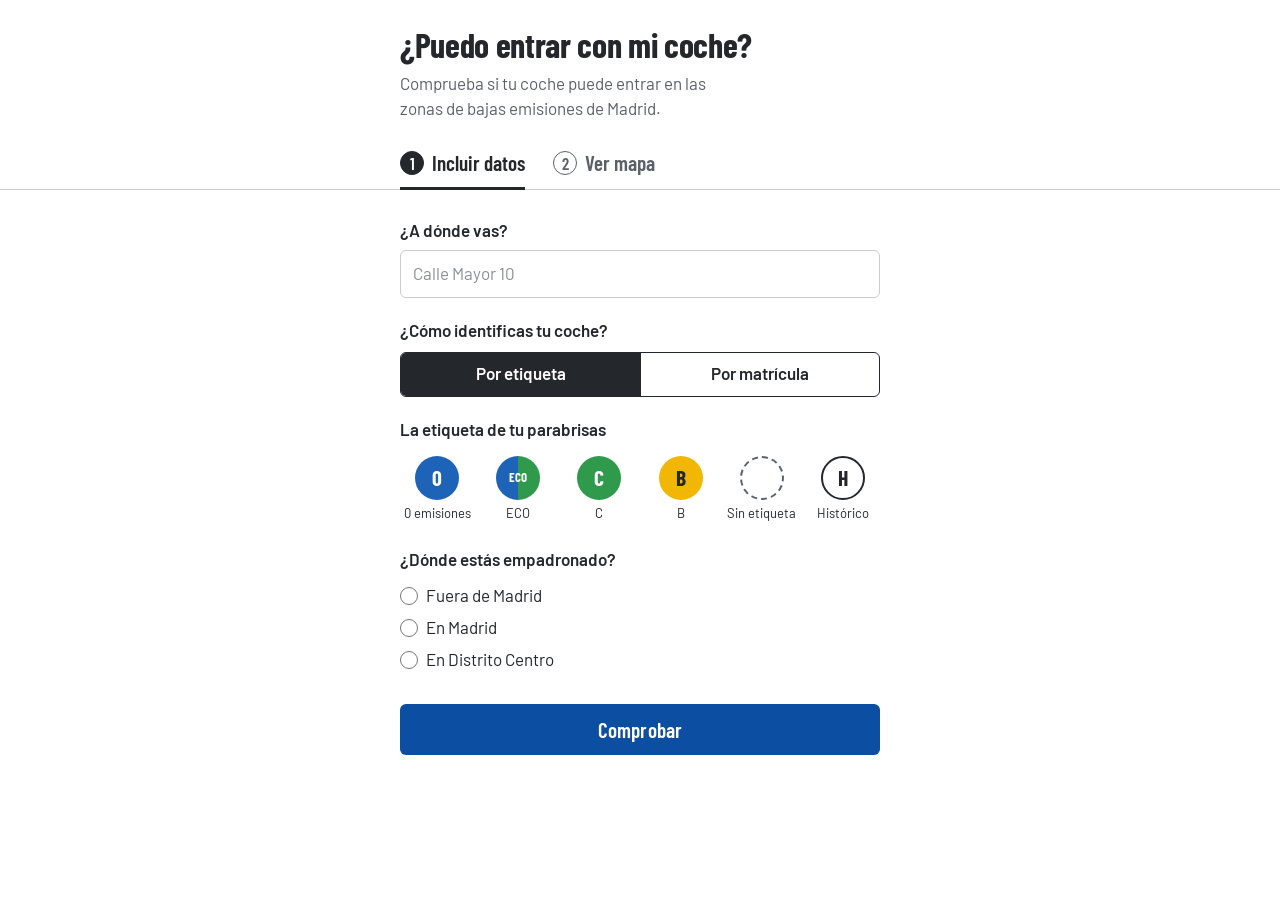
<file: app/static/index.html>
<!doctype html>
<html lang="es">
<head>
  <meta charset="utf-8">
  <meta name="viewport" content="width=device-width, initial-scale=1">
  <meta name="color-scheme" content="light dark">
  <title>¿Puedo entrar con mi coche? · ZBE Madrid</title>
  <link rel="stylesheet" href="vendor/leaflet/leaflet.css">
  <link rel="stylesheet" href="style.css">
</head>
<body>
  <header class="cabecera">
   <div class="contenedor">
    <h1>¿Puedo entrar con mi coche?</h1>
    <p class="entradilla">Comprueba si tu coche puede entrar en las zonas de bajas emisiones de Madrid.</p>
    <!-- Dos pasos: primero los datos, después (si quieres) el mapa. -->
    <div class="pestanas" role="tablist" aria-label="Secciones">
      <button type="button" role="tab" id="pestana-datos" aria-controls="seccion-datos" aria-selected="true"><span class="numero">1</span>Incluir datos</button>
      <button type="button" role="tab" id="pestana-mapa" aria-controls="seccion-mapa" aria-selected="false" tabindex="-1"><span class="numero">2</span>Ver mapa</button>
    </div>
   </div>
  </header>

  <main>
    <section id="seccion-datos" role="tabpanel" aria-labelledby="pestana-datos">
      <div class="columna">
        <form id="formulario">
          <label for="direccion">¿A dónde vas?</label>
          <!-- Autocompletar (patrón ARIA combobox): las sugerencias son direcciones de Madrid de CartoCiudad. -->
          <div class="autocompletar">
            <input id="direccion" name="direccion" required maxlength="200" placeholder="Calle Mayor 10" autocomplete="off"
                   role="combobox" aria-autocomplete="list" aria-expanded="false" aria-controls="sugerencias">
            <ul id="sugerencias" role="listbox" aria-label="Direcciones sugeridas" hidden></ul>
          </div>

          <fieldset>
            <legend>¿Cómo identificas tu coche?</legend>
            <div class="segmentado">
              <label><input type="radio" name="modo" value="etiqueta" checked> Por etiqueta</label>
              <label><input type="radio" name="modo" value="matricula"> Por matrícula</label>
            </div>
          </fieldset>

          <!-- Solo un campo activo cada vez: el oculto queda deshabilitado y no se envía. -->
          <div id="por-etiqueta">
            <fieldset id="etiqueta" class="pegatinas">
              <legend>La etiqueta de tu parabrisas</legend>
              <label><input type="radio" name="etiqueta" value="CERO" required><span class="pegatina p-CERO" aria-hidden="true">0</span>0 emisiones</label>
              <label><input type="radio" name="etiqueta" value="ECO"><span class="pegatina p-ECO" aria-hidden="true">ECO</span>ECO</label>
              <label><input type="radio" name="etiqueta" value="C"><span class="pegatina p-C" aria-hidden="true">C</span>C</label>
              <label><input type="radio" name="etiqueta" value="B"><span class="pegatina p-B" aria-hidden="true">B</span>B</label>
              <label><input type="radio" name="etiqueta" value="A"><span class="pegatina p-A" aria-hidden="true"></span>Sin etiqueta</label>
              <label><input type="radio" name="etiqueta" value="H"><span class="pegatina p-H" aria-hidden="true">H</span>Histórico</label>
            </fieldset>
          </div>
          <div id="por-matricula" hidden>
            <label for="matricula">Matrícula</label>
            <input id="matricula" name="matricula" maxlength="20" placeholder="1234 BCD" autocapitalize="characters" autocomplete="off" required disabled aria-describedby="ayuda-matricula">
            <p id="ayuda-matricula" class="ayuda">Buscamos su etiqueta en el registro de la DGT.</p>
          </div>

          <fieldset class="padron">
            <legend>¿Dónde estás empadronado?</legend>
            <label><input type="radio" name="padron" value="fuera" required> Fuera de Madrid</label>
            <label><input type="radio" name="padron" value="madrid"> En Madrid</label>
            <label><input type="radio" name="padron" value="centro"> En Distrito Centro</label>
          </fieldset>

          <button type="submit" class="principal">Comprobar</button>
        </form>

        <div id="resultado" role="status" aria-live="polite"></div>
      </div>
    </section>

    <section id="seccion-mapa" role="tabpanel" aria-labelledby="pestana-mapa" hidden>
      <div class="barra-mapa">
        <div class="filtro-mapa" role="group" aria-label="Etiqueta para el mapa">
          <button type="button" data-etiqueta="CERO" aria-pressed="false" aria-label="0 emisiones"><span class="pegatina p-CERO" aria-hidden="true">0</span></button>
          <button type="button" data-etiqueta="ECO" aria-pressed="false" aria-label="ECO"><span class="pegatina p-ECO" aria-hidden="true">ECO</span></button>
          <button type="button" data-etiqueta="C" aria-pressed="false" aria-label="C"><span class="pegatina p-C" aria-hidden="true">C</span></button>
          <button type="button" data-etiqueta="B" aria-pressed="false" aria-label="B"><span class="pegatina p-B" aria-hidden="true">B</span></button>
          <button type="button" data-etiqueta="A" aria-pressed="false" aria-label="Sin etiqueta"><span class="pegatina p-A" aria-hidden="true"></span></button>
          <button type="button" data-etiqueta="H" aria-pressed="false" aria-label="Histórico"><span class="pegatina p-H" aria-hidden="true">H</span></button>
        </div>
        <p id="pista-mapa" class="pista">Elige la etiqueta de tu coche para ver por dónde puedes circular.</p>
      </div>
      <div id="mapa"></div>
      <ul class="leyenda">
        <li><span class="muestra puede"></span>Puedes circular</li>
        <li><span class="muestra solo_parking"></span>Solo para aparcar</li>
        <li><span class="muestra no_puede"></span>No puedes</li>
        <li><span class="muestra parking"></span>Aparcamiento</li>
        <li><span class="muestra camara"></span>Cámara</li>
      </ul>
    </section>
  </main>

  <!-- Señal de tráfico del veredicto: los colores los pone la clase (puede / solo_parking / no_puede). -->
  <template id="plantilla-senal">
    <svg class="senal" viewBox="0 0 100 100" aria-hidden="true">
      <circle class="disco" cx="50" cy="50" r="44"/>
      <g class="coche">
        <path d="M22 59V51q0-4 4-5l7-1 7-8q1.5-1.6 3.6-1.6h14q2.4 0 3.8 1.7l6.6 7.9 6.6 1.1q3.4.7 3.4 4.4v8.5z"/>
        <path class="ventana" d="M43.4 39.5h6.6v6.3H37.6zM53 39.5h6.4l5.3 6.3H53z"/>
        <circle cx="34" cy="60" r="6.2"/><circle cx="66" cy="60" r="6.2"/>
      </g>
    </svg>
  </template>

  <script src="vendor/leaflet/leaflet.js"></script>
  <script src="app.js"></script>
</body>
</html>
</file>
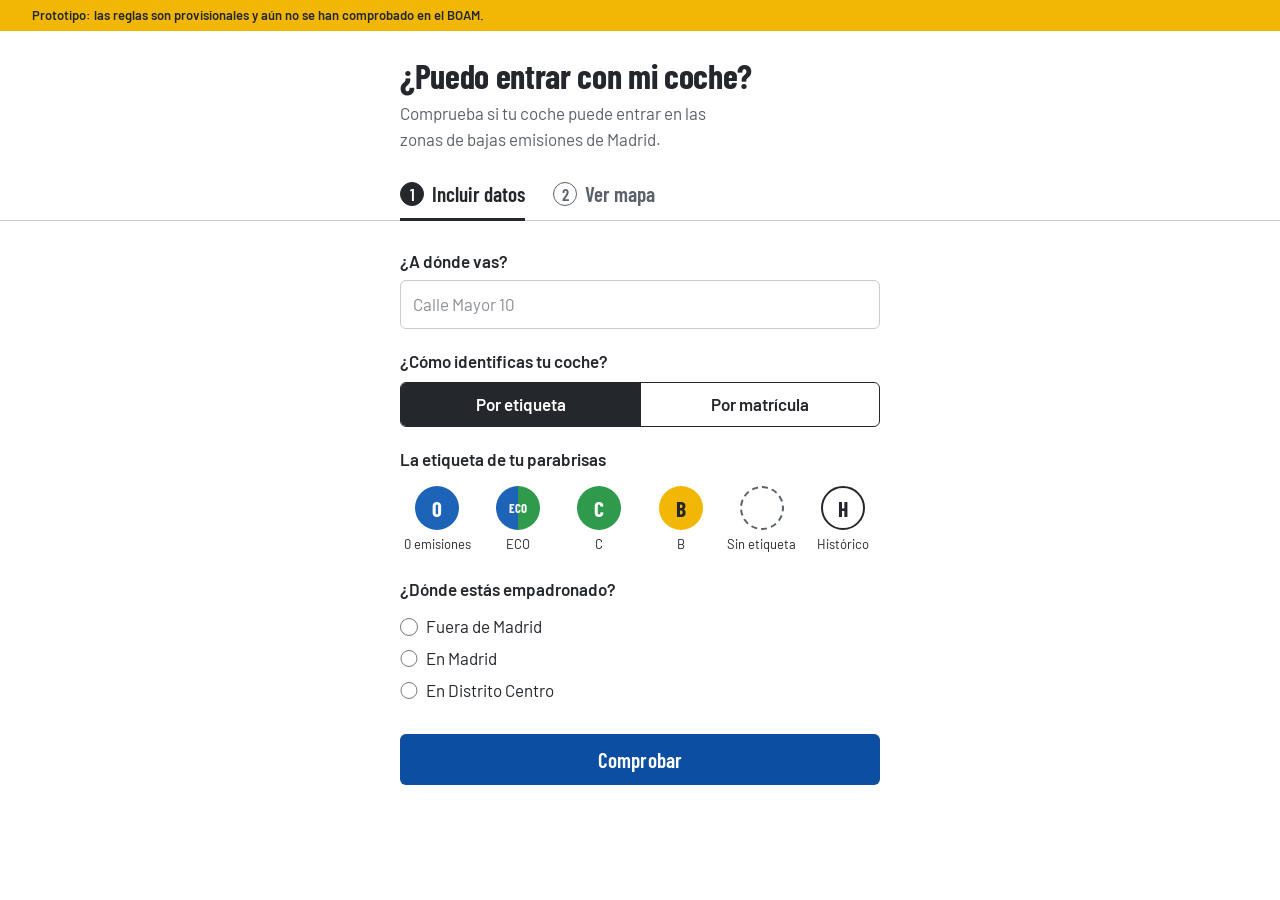
<file: demo/static/index.html>
<!doctype html>
<html lang="es">
<head>
  <meta charset="utf-8">
  <meta name="viewport" content="width=device-width, initial-scale=1">
  <meta name="color-scheme" content="light dark">
  <title>¿Puedo entrar con mi coche? · ZBE Madrid</title>
  <link rel="stylesheet" href="vendor/leaflet/leaflet.css">
  <link rel="stylesheet" href="style.css">
</head>
<body>
  <p class="aviso">Prototipo: las reglas son provisionales y aún no se han comprobado en el BOAM.</p>

  <header class="cabecera">
   <div class="contenedor">
    <h1>¿Puedo entrar con mi coche?</h1>
    <p class="entradilla">Comprueba si tu coche puede entrar en las zonas de bajas emisiones de Madrid.</p>
    <!-- Dos pasos: primero los datos, después (si quieres) el mapa. -->
    <div class="pestanas" role="tablist" aria-label="Secciones">
      <button type="button" role="tab" id="pestana-datos" aria-controls="seccion-datos" aria-selected="true"><span class="numero">1</span>Incluir datos</button>
      <button type="button" role="tab" id="pestana-mapa" aria-controls="seccion-mapa" aria-selected="false" tabindex="-1"><span class="numero">2</span>Ver mapa</button>
    </div>
   </div>
  </header>

  <main>
    <section id="seccion-datos" role="tabpanel" aria-labelledby="pestana-datos">
      <div class="columna">
        <form id="formulario">
          <label for="direccion">¿A dónde vas?</label>
          <!-- Autocompletar (patrón ARIA combobox): las sugerencias son direcciones de Madrid de CartoCiudad. -->
          <div class="autocompletar">
            <input id="direccion" name="direccion" required maxlength="200" placeholder="Calle Mayor 10" autocomplete="off"
                   role="combobox" aria-autocomplete="list" aria-expanded="false" aria-controls="sugerencias">
            <ul id="sugerencias" role="listbox" aria-label="Direcciones sugeridas" hidden></ul>
          </div>

          <fieldset>
            <legend>¿Cómo identificas tu coche?</legend>
            <div class="segmentado">
              <label><input type="radio" name="modo" value="etiqueta" checked> Por etiqueta</label>
              <label><input type="radio" name="modo" value="matricula"> Por matrícula</label>
            </div>
          </fieldset>

          <!-- Solo un campo activo cada vez: el oculto queda deshabilitado y no se envía. -->
          <div id="por-etiqueta">
            <fieldset id="etiqueta" class="pegatinas">
              <legend>La etiqueta de tu parabrisas</legend>
              <label><input type="radio" name="etiqueta" value="CERO" required><span class="pegatina p-CERO" aria-hidden="true">0</span>0 emisiones</label>
              <label><input type="radio" name="etiqueta" value="ECO"><span class="pegatina p-ECO" aria-hidden="true">ECO</span>ECO</label>
              <label><input type="radio" name="etiqueta" value="C"><span class="pegatina p-C" aria-hidden="true">C</span>C</label>
              <label><input type="radio" name="etiqueta" value="B"><span class="pegatina p-B" aria-hidden="true">B</span>B</label>
              <label><input type="radio" name="etiqueta" value="A"><span class="pegatina p-A" aria-hidden="true"></span>Sin etiqueta</label>
              <label><input type="radio" name="etiqueta" value="H"><span class="pegatina p-H" aria-hidden="true">H</span>Histórico</label>
            </fieldset>
          </div>
          <div id="por-matricula" hidden>
            <label for="matricula">Matrícula</label>
            <input id="matricula" name="matricula" maxlength="20" placeholder="1234 BCD" autocapitalize="characters" autocomplete="off" required disabled aria-describedby="ayuda-matricula">
            <p id="ayuda-matricula" class="ayuda">Buscamos su etiqueta en el registro de la DGT.</p>
          </div>

          <fieldset class="padron">
            <legend>¿Dónde estás empadronado?</legend>
            <label><input type="radio" name="padron" value="fuera" required> Fuera de Madrid</label>
            <label><input type="radio" name="padron" value="madrid"> En Madrid</label>
            <label><input type="radio" name="padron" value="centro"> En Distrito Centro</label>
          </fieldset>

          <button type="submit" class="principal">Comprobar</button>
        </form>

        <div id="resultado" role="status" aria-live="polite"></div>
      </div>
    </section>

    <section id="seccion-mapa" role="tabpanel" aria-labelledby="pestana-mapa" hidden>
      <div class="barra-mapa">
        <div class="filtro-mapa" role="group" aria-label="Etiqueta para el mapa">
          <button type="button" data-etiqueta="CERO" aria-pressed="false" aria-label="0 emisiones"><span class="pegatina p-CERO" aria-hidden="true">0</span></button>
          <button type="button" data-etiqueta="ECO" aria-pressed="false" aria-label="ECO"><span class="pegatina p-ECO" aria-hidden="true">ECO</span></button>
          <button type="button" data-etiqueta="C" aria-pressed="false" aria-label="C"><span class="pegatina p-C" aria-hidden="true">C</span></button>
          <button type="button" data-etiqueta="B" aria-pressed="false" aria-label="B"><span class="pegatina p-B" aria-hidden="true">B</span></button>
          <button type="button" data-etiqueta="A" aria-pressed="false" aria-label="Sin etiqueta"><span class="pegatina p-A" aria-hidden="true"></span></button>
          <button type="button" data-etiqueta="H" aria-pressed="false" aria-label="Histórico"><span class="pegatina p-H" aria-hidden="true">H</span></button>
        </div>
        <p id="pista-mapa" class="pista">Elige la etiqueta de tu coche para ver por dónde puedes circular.</p>
      </div>
      <div id="mapa"></div>
      <ul class="leyenda">
        <li><span class="muestra puede"></span>Puedes circular</li>
        <li><span class="muestra solo_parking"></span>Solo para aparcar</li>
        <li><span class="muestra no_puede"></span>No puedes</li>
        <li><span class="muestra camara"></span>Cámara</li>
      </ul>
    </section>
  </main>

  <!-- Señal de tráfico del veredicto: los colores los pone la clase (puede / solo_parking / no_puede). -->
  <template id="plantilla-senal">
    <svg class="senal" viewBox="0 0 100 100" aria-hidden="true">
      <circle class="disco" cx="50" cy="50" r="44"/>
      <g class="coche">
        <path d="M22 59V51q0-4 4-5l7-1 7-8q1.5-1.6 3.6-1.6h14q2.4 0 3.8 1.7l6.6 7.9 6.6 1.1q3.4.7 3.4 4.4v8.5z"/>
        <path class="ventana" d="M43.4 39.5h6.6v6.3H37.6zM53 39.5h6.4l5.3 6.3H53z"/>
        <circle cx="34" cy="60" r="6.2"/><circle cx="66" cy="60" r="6.2"/>
      </g>
    </svg>
  </template>

  <script src="vendor/leaflet/leaflet.js"></script>
  <script src="app.js"></script>
</body>
</html>
</file>
<file: app/static/vendor/leaflet/leaflet.css>
/* required styles */

.leaflet-pane,
.leaflet-tile,
.leaflet-marker-icon,
.leaflet-marker-shadow,
.leaflet-tile-container,
.leaflet-pane > svg,
.leaflet-pane > canvas,
.leaflet-zoom-box,
.leaflet-image-layer,
.leaflet-layer {
	position: absolute;
	left: 0;
	top: 0;
	}
.leaflet-container {
	overflow: hidden;
	}
.leaflet-tile,
.leaflet-marker-icon,
.leaflet-marker-shadow {
	-webkit-user-select: none;
	   -moz-user-select: none;
	        user-select: none;
	  -webkit-user-drag: none;
	}
/* Prevents IE11 from highlighting tiles in blue */
.leaflet-tile::selection {
	background: transparent;
}
/* Safari renders non-retina tile on retina better with this, but Chrome is worse */
.leaflet-safari .leaflet-tile {
	image-rendering: -webkit-optimize-contrast;
	}
/* hack that prevents hw layers "stretching" when loading new tiles */
.leaflet-safari .leaflet-tile-container {
	width: 1600px;
	height: 1600px;
	-webkit-transform-origin: 0 0;
	}
.leaflet-marker-icon,
.leaflet-marker-shadow {
	display: block;
	}
/* .leaflet-container svg: reset svg max-width decleration shipped in Joomla! (joomla.org) 3.x */
/* .leaflet-container img: map is broken in FF if you have max-width: 100% on tiles */
.leaflet-container .leaflet-overlay-pane svg {
	max-width: none !important;
	max-height: none !important;
	}
.leaflet-container .leaflet-marker-pane img,
.leaflet-container .leaflet-shadow-pane img,
.leaflet-container .leaflet-tile-pane img,
.leaflet-container img.leaflet-image-layer,
.leaflet-container .leaflet-tile {
	max-width: none !important;
	max-height: none !important;
	width: auto;
	padding: 0;
	}

.leaflet-container img.leaflet-tile {
	/* See: https://bugs.chromium.org/p/chromium/issues/detail?id=600120 */
	mix-blend-mode: plus-lighter;
}

.leaflet-container.leaflet-touch-zoom {
	-ms-touch-action: pan-x pan-y;
	touch-action: pan-x pan-y;
	}
.leaflet-container.leaflet-touch-drag {
	-ms-touch-action: pinch-zoom;
	/* Fallback for FF which doesn't support pinch-zoom */
	touch-action: none;
	touch-action: pinch-zoom;
}
.leaflet-container.leaflet-touch-drag.leaflet-touch-zoom {
	-ms-touch-action: none;
	touch-action: none;
}
.leaflet-container {
	-webkit-tap-highlight-color: transparent;
}
.leaflet-container a {
	-webkit-tap-highlight-color: rgba(51, 181, 229, 0.4);
}
.leaflet-tile {
	filter: inherit;
	visibility: hidden;
	}
.leaflet-tile-loaded {
	visibility: inherit;
	}
.leaflet-zoom-box {
	width: 0;
	height: 0;
	-moz-box-sizing: border-box;
	     box-sizing: border-box;
	z-index: 800;
	}
/* workaround for https://bugzilla.mozilla.org/show_bug.cgi?id=888319 */
.leaflet-overlay-pane svg {
	-moz-user-select: none;
	}

.leaflet-pane         { z-index: 400; }

.leaflet-tile-pane    { z-index: 200; }
.leaflet-overlay-pane { z-index: 400; }
.leaflet-shadow-pane  { z-index: 500; }
.leaflet-marker-pane  { z-index: 600; }
.leaflet-tooltip-pane   { z-index: 650; }
.leaflet-popup-pane   { z-index: 700; }

.leaflet-map-pane canvas { z-index: 100; }
.leaflet-map-pane svg    { z-index: 200; }

.leaflet-vml-shape {
	width: 1px;
	height: 1px;
	}
.lvml {
	behavior: url(#default#VML);
	display: inline-block;
	position: absolute;
	}


/* control positioning */

.leaflet-control {
	position: relative;
	z-index: 800;
	pointer-events: visiblePainted; /* IE 9-10 doesn't have auto */
	pointer-events: auto;
	}
.leaflet-top,
.leaflet-bottom {
	position: absolute;
	z-index: 1000;
	pointer-events: none;
	}
.leaflet-top {
	top: 0;
	}
.leaflet-right {
	right: 0;
	}
.leaflet-bottom {
	bottom: 0;
	}
.leaflet-left {
	left: 0;
	}
.leaflet-control {
	float: left;
	clear: both;
	}
.leaflet-right .leaflet-control {
	float: right;
	}
.leaflet-top .leaflet-control {
	margin-top: 10px;
	}
.leaflet-bottom .leaflet-control {
	margin-bottom: 10px;
	}
.leaflet-left .leaflet-control {
	margin-left: 10px;
	}
.leaflet-right .leaflet-control {
	margin-right: 10px;
	}


/* zoom and fade animations */

.leaflet-fade-anim .leaflet-popup {
	opacity: 0;
	-webkit-transition: opacity 0.2s linear;
	   -moz-transition: opacity 0.2s linear;
	        transition: opacity 0.2s linear;
	}
.leaflet-fade-anim .leaflet-map-pane .leaflet-popup {
	opacity: 1;
	}
.leaflet-zoom-animated {
	-webkit-transform-origin: 0 0;
	    -ms-transform-origin: 0 0;
	        transform-origin: 0 0;
	}
svg.leaflet-zoom-animated {
	will-change: transform;
}

.leaflet-zoom-anim .leaflet-zoom-animated {
	-webkit-transition: -webkit-transform 0.25s cubic-bezier(0,0,0.25,1);
	   -moz-transition:    -moz-transform 0.25s cubic-bezier(0,0,0.25,1);
	        transition:         transform 0.25s cubic-bezier(0,0,0.25,1);
	}
.leaflet-zoom-anim .leaflet-tile,
.leaflet-pan-anim .leaflet-tile {
	-webkit-transition: none;
	   -moz-transition: none;
	        transition: none;
	}

.leaflet-zoom-anim .leaflet-zoom-hide {
	visibility: hidden;
	}


/* cursors */

.leaflet-interactive {
	cursor: pointer;
	}
.leaflet-grab {
	cursor: -webkit-grab;
	cursor:    -moz-grab;
	cursor:         grab;
	}
.leaflet-crosshair,
.leaflet-crosshair .leaflet-interactive {
	cursor: crosshair;
	}
.leaflet-popup-pane,
.leaflet-control {
	cursor: auto;
	}
.leaflet-dragging .leaflet-grab,
.leaflet-dragging .leaflet-grab .leaflet-interactive,
.leaflet-dragging .leaflet-marker-draggable {
	cursor: move;
	cursor: -webkit-grabbing;
	cursor:    -moz-grabbing;
	cursor:         grabbing;
	}

/* marker & overlays interactivity */
.leaflet-marker-icon,
.leaflet-marker-shadow,
.leaflet-image-layer,
.leaflet-pane > svg path,
.leaflet-tile-container {
	pointer-events: none;
	}

.leaflet-marker-icon.leaflet-interactive,
.leaflet-image-layer.leaflet-interactive,
.leaflet-pane > svg path.leaflet-interactive,
svg.leaflet-image-layer.leaflet-interactive path {
	pointer-events: visiblePainted; /* IE 9-10 doesn't have auto */
	pointer-events: auto;
	}

/* visual tweaks */

.leaflet-container {
	background: #ddd;
	outline-offset: 1px;
	}
.leaflet-container a {
	color: #0078A8;
	}
.leaflet-zoom-box {
	border: 2px dotted #38f;
	background: rgba(255,255,255,0.5);
	}


/* general typography */
.leaflet-container {
	font-family: "Helvetica Neue", Arial, Helvetica, sans-serif;
	font-size: 12px;
	font-size: 0.75rem;
	line-height: 1.5;
	}


/* general toolbar styles */

.leaflet-bar {
	box-shadow: 0 1px 5px rgba(0,0,0,0.65);
	border-radius: 4px;
	}
.leaflet-bar a {
	background-color: #fff;
	border-bottom: 1px solid #ccc;
	width: 26px;
	height: 26px;
	line-height: 26px;
	display: block;
	text-align: center;
	text-decoration: none;
	color: black;
	}
.leaflet-bar a,
.leaflet-control-layers-toggle {
	background-position: 50% 50%;
	background-repeat: no-repeat;
	display: block;
	}
.leaflet-bar a:hover,
.leaflet-bar a:focus {
	background-color: #f4f4f4;
	}
.leaflet-bar a:first-child {
	border-top-left-radius: 4px;
	border-top-right-radius: 4px;
	}
.leaflet-bar a:last-child {
	border-bottom-left-radius: 4px;
	border-bottom-right-radius: 4px;
	border-bottom: none;
	}
.leaflet-bar a.leaflet-disabled {
	cursor: default;
	background-color: #f4f4f4;
	color: #bbb;
	}

.leaflet-touch .leaflet-bar a {
	width: 30px;
	height: 30px;
	line-height: 30px;
	}
.leaflet-touch .leaflet-bar a:first-child {
	border-top-left-radius: 2px;
	border-top-right-radius: 2px;
	}
.leaflet-touch .leaflet-bar a:last-child {
	border-bottom-left-radius: 2px;
	border-bottom-right-radius: 2px;
	}

/* zoom control */

.leaflet-control-zoom-in,
.leaflet-control-zoom-out {
	font: bold 18px 'Lucida Console', Monaco, monospace;
	text-indent: 1px;
	}

.leaflet-touch .leaflet-control-zoom-in, .leaflet-touch .leaflet-control-zoom-out  {
	font-size: 22px;
	}


/* layers control */

.leaflet-control-layers {
	box-shadow: 0 1px 5px rgba(0,0,0,0.4);
	background: #fff;
	border-radius: 5px;
	}
.leaflet-control-layers-toggle {
	background-image: url(images/layers.png);
	width: 36px;
	height: 36px;
	}
.leaflet-retina .leaflet-control-layers-toggle {
	background-image: url(images/layers-2x.png);
	background-size: 26px 26px;
	}
.leaflet-touch .leaflet-control-layers-toggle {
	width: 44px;
	height: 44px;
	}
.leaflet-control-layers .leaflet-control-layers-list,
.leaflet-control-layers-expanded .leaflet-control-layers-toggle {
	display: none;
	}
.leaflet-control-layers-expanded .leaflet-control-layers-list {
	display: block;
	position: relative;
	}
.leaflet-control-layers-expanded {
	padding: 6px 10px 6px 6px;
	color: #333;
	background: #fff;
	}
.leaflet-control-layers-scrollbar {
	overflow-y: scroll;
	overflow-x: hidden;
	padding-right: 5px;
	}
.leaflet-control-layers-selector {
	margin-top: 2px;
	position: relative;
	top: 1px;
	}
.leaflet-control-layers label {
	display: block;
	font-size: 13px;
	font-size: 1.08333em;
	}
.leaflet-control-layers-separator {
	height: 0;
	border-top: 1px solid #ddd;
	margin: 5px -10px 5px -6px;
	}

/* Default icon URLs */
.leaflet-default-icon-path { /* used only in path-guessing heuristic, see L.Icon.Default */
	background-image: url(images/marker-icon.png);
	}


/* attribution and scale controls */

.leaflet-container .leaflet-control-attribution {
	background: #fff;
	background: rgba(255, 255, 255, 0.8);
	margin: 0;
	}
.leaflet-control-attribution,
.leaflet-control-scale-line {
	padding: 0 5px;
	color: #333;
	line-height: 1.4;
	}
.leaflet-control-attribution a {
	text-decoration: none;
	}
.leaflet-control-attribution a:hover,
.leaflet-control-attribution a:focus {
	text-decoration: underline;
	}
.leaflet-attribution-flag {
	display: inline !important;
	vertical-align: baseline !important;
	width: 1em;
	height: 0.6669em;
	}
.leaflet-left .leaflet-control-scale {
	margin-left: 5px;
	}
.leaflet-bottom .leaflet-control-scale {
	margin-bottom: 5px;
	}
.leaflet-control-scale-line {
	border: 2px solid #777;
	border-top: none;
	line-height: 1.1;
	padding: 2px 5px 1px;
	white-space: nowrap;
	-moz-box-sizing: border-box;
	     box-sizing: border-box;
	background: rgba(255, 255, 255, 0.8);
	text-shadow: 1px 1px #fff;
	}
.leaflet-control-scale-line:not(:first-child) {
	border-top: 2px solid #777;
	border-bottom: none;
	margin-top: -2px;
	}
.leaflet-control-scale-line:not(:first-child):not(:last-child) {
	border-bottom: 2px solid #777;
	}

.leaflet-touch .leaflet-control-attribution,
.leaflet-touch .leaflet-control-layers,
.leaflet-touch .leaflet-bar {
	box-shadow: none;
	}
.leaflet-touch .leaflet-control-layers,
.leaflet-touch .leaflet-bar {
	border: 2px solid rgba(0,0,0,0.2);
	background-clip: padding-box;
	}


/* popup */

.leaflet-popup {
	position: absolute;
	text-align: center;
	margin-bottom: 20px;
	}
.leaflet-popup-content-wrapper {
	padding: 1px;
	text-align: left;
	border-radius: 12px;
	}
.leaflet-popup-content {
	margin: 13px 24px 13px 20px;
	line-height: 1.3;
	font-size: 13px;
	font-size: 1.08333em;
	min-height: 1px;
	}
.leaflet-popup-content p {
	margin: 17px 0;
	margin: 1.3em 0;
	}
.leaflet-popup-tip-container {
	width: 40px;
	height: 20px;
	position: absolute;
	left: 50%;
	margin-top: -1px;
	margin-left: -20px;
	overflow: hidden;
	pointer-events: none;
	}
.leaflet-popup-tip {
	width: 17px;
	height: 17px;
	padding: 1px;

	margin: -10px auto 0;
	pointer-events: auto;

	-webkit-transform: rotate(45deg);
	   -moz-transform: rotate(45deg);
	    -ms-transform: rotate(45deg);
	        transform: rotate(45deg);
	}
.leaflet-popup-content-wrapper,
.leaflet-popup-tip {
	background: white;
	color: #333;
	box-shadow: 0 3px 14px rgba(0,0,0,0.4);
	}
.leaflet-container a.leaflet-popup-close-button {
	position: absolute;
	top: 0;
	right: 0;
	border: none;
	text-align: center;
	width: 24px;
	height: 24px;
	font: 16px/24px Tahoma, Verdana, sans-serif;
	color: #757575;
	text-decoration: none;
	background: transparent;
	}
.leaflet-container a.leaflet-popup-close-button:hover,
.leaflet-container a.leaflet-popup-close-button:focus {
	color: #585858;
	}
.leaflet-popup-scrolled {
	overflow: auto;
	}

.leaflet-oldie .leaflet-popup-content-wrapper {
	-ms-zoom: 1;
	}
.leaflet-oldie .leaflet-popup-tip {
	width: 24px;
	margin: 0 auto;

	-ms-filter: "progid:DXImageTransform.Microsoft.Matrix(M11=0.70710678, M12=0.70710678, M21=-0.70710678, M22=0.70710678)";
	filter: progid:DXImageTransform.Microsoft.Matrix(M11=0.70710678, M12=0.70710678, M21=-0.70710678, M22=0.70710678);
	}

.leaflet-oldie .leaflet-control-zoom,
.leaflet-oldie .leaflet-control-layers,
.leaflet-oldie .leaflet-popup-content-wrapper,
.leaflet-oldie .leaflet-popup-tip {
	border: 1px solid #999;
	}


/* div icon */

.leaflet-div-icon {
	background: #fff;
	border: 1px solid #666;
	}


/* Tooltip */
/* Base styles for the element that has a tooltip */
.leaflet-tooltip {
	position: absolute;
	padding: 6px;
	background-color: #fff;
	border: 1px solid #fff;
	border-radius: 3px;
	color: #222;
	white-space: nowrap;
	-webkit-user-select: none;
	-moz-user-select: none;
	-ms-user-select: none;
	user-select: none;
	pointer-events: none;
	box-shadow: 0 1px 3px rgba(0,0,0,0.4);
	}
.leaflet-tooltip.leaflet-interactive {
	cursor: pointer;
	pointer-events: auto;
	}
.leaflet-tooltip-top:before,
.leaflet-tooltip-bottom:before,
.leaflet-tooltip-left:before,
.leaflet-tooltip-right:before {
	position: absolute;
	pointer-events: none;
	border: 6px solid transparent;
	background: transparent;
	content: "";
	}

/* Directions */

.leaflet-tooltip-bottom {
	margin-top: 6px;
}
.leaflet-tooltip-top {
	margin-top: -6px;
}
.leaflet-tooltip-bottom:before,
.leaflet-tooltip-top:before {
	left: 50%;
	margin-left: -6px;
	}
.leaflet-tooltip-top:before {
	bottom: 0;
	margin-bottom: -12px;
	border-top-color: #fff;
	}
.leaflet-tooltip-bottom:before {
	top: 0;
	margin-top: -12px;
	margin-left: -6px;
	border-bottom-color: #fff;
	}
.leaflet-tooltip-left {
	margin-left: -6px;
}
.leaflet-tooltip-right {
	margin-left: 6px;
}
.leaflet-tooltip-left:before,
.leaflet-tooltip-right:before {
	top: 50%;
	margin-top: -6px;
	}
.leaflet-tooltip-left:before {
	right: 0;
	margin-right: -12px;
	border-left-color: #fff;
	}
.leaflet-tooltip-right:before {
	left: 0;
	margin-left: -12px;
	border-right-color: #fff;
	}

/* Printing */

@media print {
	/* Prevent printers from removing background-images of controls. */
	.leaflet-control {
		-webkit-print-color-adjust: exact;
		print-color-adjust: exact;
		}
	}
</file>
<file: app/static/style.css>
/* Tipografía: Barlow (rotulación de carreteras) en dos anchos. Servida desde vendor/ (la CSP no admite CDN). */
@font-face { font-family: "Barlow"; font-weight: 400; font-display: swap; src: url("vendor/fonts/barlow-latin-400-normal.woff2") format("woff2"); }
@font-face { font-family: "Barlow"; font-weight: 600; font-display: swap; src: url("vendor/fonts/barlow-latin-600-normal.woff2") format("woff2"); }
@font-face { font-family: "Barlow Condensed"; font-weight: 600; font-display: swap; src: url("vendor/fonts/barlow-condensed-latin-600-normal.woff2") format("woff2"); }
@font-face { font-family: "Barlow Condensed"; font-weight: 700; font-display: swap; src: url("vendor/fonts/barlow-condensed-latin-700-normal.woff2") format("woff2"); }

/* Colores de la señalización: azul = permitido, rojo = prohibido, amarillo = condicional / provisional. */
:root {
  --hormigon: #e2e4e1;
  --panel: #ffffff;
  --asfalto: #24272b;
  --gris: #5b6168;
  --linea: #c9ccc8;
  --azul: #0b4ea2;
  --rojo: #c8102e;
  --amarillo: #f2b705;
  --amarillo-trazo: #c99400;  /* el amarillo puro no se ve como borde sobre el mapa */
  --verde-c: #2f9a4c;
  --azul-cero: #1d63b8;
  --azul-senal: #0b4ea2;      /* las señales reales no cambian de color con el tema */
  --sobre-azul: #ffffff;
  --camara: #6a2c91;          /* violeta: ninguna zona lo usa y destaca sobre el mapa */

  --t-s: .8125rem;   /* 13 */
  --t-b: 1.0625rem;  /* 17 */
  --t-m: 1.3125rem;  /* 21 */
  --t-l: 1.6875rem;  /* 27 */
  --t-xl: 2.125rem;  /* 34 */
  --margen: 2rem;
  --columna: 30rem;  /* cabecera y formulario comparten anchura, centrada */
}
@media (prefers-color-scheme: dark) {
  :root {
    --hormigon: #191b1e;
    --panel: #23262a;
    --asfalto: #e9ebed;
    --gris: #a7adb4;
    --linea: #3a3f45;
    --azul: #5b95e6;
    --sobre-azul: #0e1a2b;
  }
}

* { box-sizing: border-box; }
body {
  display: flex;
  flex-direction: column;
  height: 100dvh;
  margin: 0;
  font: 400 var(--t-b)/1.5 "Barlow", system-ui, sans-serif;
  color: var(--asfalto);
  background: var(--panel);
}

/* ---------- Cabecera y pestañas ---------- */
.cabecera { padding: 1.75rem var(--margen) 0; border-bottom: 1px solid var(--linea); }
.contenedor, .columna { max-width: var(--columna); margin-inline: auto; }
h1 {
  margin: 0;
  font: 700 var(--t-xl)/1.02 "Barlow Condensed", sans-serif;
  letter-spacing: -.01em;
}
.entradilla { margin: .5rem 0 1.25rem; color: var(--gris); max-width: 34ch; }

.pestanas { display: flex; gap: 1.75rem; }
.pestanas button {
  display: flex; align-items: center; gap: .5rem;
  margin-bottom: -1px;
  padding: .55rem 0 .7rem;
  font: 600 var(--t-m)/1.2 "Barlow Condensed", sans-serif;
  color: var(--gris);
  background: none;
  border: 0;
  border-bottom: 3px solid transparent;
  cursor: pointer;
}
.pestanas button[aria-selected="true"] { color: var(--asfalto); border-bottom-color: var(--asfalto); }
.numero {
  display: grid; place-items: center;
  width: 1.5rem; height: 1.5rem;
  font-size: var(--t-b);
  border: 1.5px solid currentColor;
  border-radius: 50%;
}
.pestanas button[aria-selected="true"] .numero { background: var(--asfalto); border-color: var(--asfalto); color: var(--panel); }

main { flex: 1; min-height: 0; display: flex; flex-direction: column; }

/* ---------- 1. Incluir datos ---------- */
#seccion-datos { flex: 1; overflow-y: auto; padding: 1.75rem var(--margen) 2.5rem; scrollbar-color: var(--linea) transparent; }

label, legend { display: block; font-weight: 600; }
form > label, form fieldset, #por-etiqueta, #por-matricula { margin-top: 1.25rem; }
form > label:first-child { margin-top: 0; }
#por-etiqueta > fieldset { margin-top: 0; }
legend { margin-bottom: .5rem; padding: 0; }
fieldset { border: 0; padding: 0; margin-inline: 0; min-width: 0; }

input:not([type]) {
  width: 100%;
  margin-top: .4rem;
  padding: .65rem .75rem;
  font: inherit;
  color: var(--asfalto);
  background: var(--panel);
  border: 1.5px solid var(--linea);
  border-radius: 6px;
}
input:not([type])::placeholder { color: var(--gris); opacity: .7; }
.ayuda { margin: .35rem 0 0; font-size: var(--t-s); color: var(--gris); }

:focus-visible { outline: 3px solid var(--azul); outline-offset: 2px; }

/* Sugerencias de dirección: lista flotante bajo el campo. */
.autocompletar { position: relative; }
#sugerencias {
  position: absolute; z-index: 10; left: 0; right: 0; top: 100%;
  margin: .3rem 0 0; padding: .3rem 0;
  list-style: none;
  background: var(--panel);
  border: 1.5px solid var(--asfalto);
  border-radius: 6px;
  box-shadow: 0 8px 20px rgba(36, 39, 43, .18);
}
#sugerencias li { padding: .5rem .75rem; cursor: pointer; }
#sugerencias li[aria-selected="true"], #sugerencias li:hover { background: var(--hormigon); }

/* Por etiqueta / Por matrícula */
.segmentado { display: grid; grid-template-columns: 1fr 1fr; border: 1.5px solid var(--asfalto); border-radius: 6px; overflow: hidden; }
.segmentado label { position: relative; padding: .55rem; text-align: center; cursor: pointer; }
.segmentado label + label { border-left: 1.5px solid var(--asfalto); }
.segmentado label:has(input:checked) { background: var(--asfalto); color: var(--panel); }
.segmentado label:has(input:focus-visible) { outline: 3px solid var(--azul); outline-offset: -3px; }
.segmentado input { position: absolute; opacity: 0; pointer-events: none; }

/* Pegatinas ambientales: se eligen por su aspecto, como se ven en el parabrisas. */
.pegatinas { display: grid; grid-template-columns: repeat(6, minmax(0, 1fr)); gap: .4rem; }
.pegatinas legend { grid-column: 1 / -1; }
.pegatinas label {
  position: relative;
  display: flex; flex-direction: column; align-items: center; gap: .4rem;
  padding: .35rem 0;
  font-size: var(--t-s); font-weight: 400; line-height: 1.15; text-align: center;
  border-radius: 8px;
  cursor: pointer;
}
.pegatinas input { position: absolute; opacity: 0; pointer-events: none; }
.pegatinas label:has(input:checked) { font-weight: 600; }
.pegatinas label:has(input:focus-visible) { outline: 3px solid var(--azul); outline-offset: 1px; }

.pegatina {
  flex: none;
  display: grid; place-items: center;
  width: 2.75rem; height: 2.75rem;
  border-radius: 50%;
  font: 700 1.35rem/1 "Barlow Condensed", sans-serif;
  color: #fff;
}
.p-CERO { background: var(--azul-cero); }
.p-ECO { background: linear-gradient(90deg, var(--azul-cero) 50%, var(--verde-c) 50%); font-size: .8rem; }
.p-C { background: var(--verde-c); }
.p-B { background: var(--amarillo); color: #24272b; }
.p-A { border: 2px dashed var(--gris); }
.p-H { background: #fff; color: #24272b; border: 2.5px solid #24272b; }
/* La pegatina elegida lleva un anillo, en el formulario y en el mapa. */
.pegatinas label:has(input:checked) .pegatina,
.filtro-mapa button[aria-pressed="true"] .pegatina { box-shadow: 0 0 0 3px var(--panel), 0 0 0 5.5px var(--asfalto); }

.padron label { display: flex; align-items: center; gap: .55rem; padding: .2rem 0; font-weight: 400; cursor: pointer; }
.padron input { width: 1.1rem; height: 1.1rem; margin: 0; accent-color: var(--azul); }

.principal, .ver-mapa, .ver-ruta {
  font: 600 var(--t-m)/1.2 "Barlow Condensed", sans-serif;
  letter-spacing: .01em;
  border-radius: 6px;
  cursor: pointer;
}
.principal {
  width: 100%;
  margin-top: 1.75rem;
  padding: .8rem;
  color: var(--sobre-azul);
  background: var(--azul);
  border: 0;
}
.principal:hover { filter: brightness(1.1); }

/* ---------- Resultado: la señal de tráfico ---------- */
#resultado:not(:empty) { margin-top: 2rem; padding-top: 1.75rem; border-top: 1px solid var(--linea); }

.veredicto {
  display: grid;
  grid-template-columns: 5.5rem 1fr;
  gap: .5rem 1.1rem;
  align-items: center;
}
.senal { width: 5.5rem; height: 5.5rem; }
.senal .disco { stroke-width: 9; }
.puede .disco { fill: var(--azul-senal); stroke: #fff; stroke-width: 3; }
.puede .coche { fill: #fff; }
.puede .ventana { fill: var(--azul-senal); }
.no_puede .disco, .solo_parking .disco { fill: #fff; stroke: var(--rojo); }
.no_puede .coche, .solo_parking .coche { fill: #24272b; }
.no_puede .ventana, .solo_parking .ventana { fill: #fff; }

.titular { margin: 0; font: 700 var(--t-l)/1.05 "Barlow Condensed", sans-serif; }
.destino { margin: .3rem 0 0; font-weight: 600; }

/* Placa complementaria, como bajo las señales reales. */
.placa {
  grid-column: 1 / -1;
  justify-self: start;
  margin: 0;
  padding: .25rem .7rem;
  font: 600 var(--t-b)/1.3 "Barlow Condensed", sans-serif;
  color: #24272b;
  background: #fff;
  border: 2px solid #24272b;
  border-radius: 4px;
}

.motivo { margin: 1.1rem 0 0; max-width: 60ch; }
.datos { display: grid; grid-template-columns: auto 1fr; gap: .2rem 1rem; margin: 1rem 0 0; font-size: var(--t-s); }
.datos dt { color: var(--gris); }
.datos dd { margin: 0; }
.nota { margin: 1rem 0 0; padding: .6rem .8rem; border-left: 4px solid var(--azul); background: var(--hormigon); }
.acciones { display: flex; flex-wrap: wrap; gap: .6rem; margin-top: 1.25rem; }
.ver-mapa {
  padding: .55rem 1.1rem;
  color: var(--asfalto);
  background: none;
  border: 1.5px solid var(--asfalto);
}
/* «Cómo llegar» al destino: la acción principal cuando se puede entrar. */
.ver-ruta {
  display: inline-flex; align-items: center;
  padding: .55rem 1.1rem;
  color: var(--sobre-azul);
  background: var(--azul);
  border: 1.5px solid var(--azul);
  text-decoration: none;
}

/* Alternativas: una lista ordenada por tiempo, con el coste a la derecha. */
.alternativas h2 { margin: 2rem 0 .5rem; font: 700 var(--t-m)/1.2 "Barlow Condensed", sans-serif; }
.alternativas .horas { display: flex; align-items: center; gap: .5rem; font-weight: 400; }
.alternativas .horas select { width: auto; padding: .35rem .5rem; }
.alternativas ol { margin: .75rem 0 0; padding: 0; list-style: none; }
.alternativa { display: grid; grid-template-columns: 1fr auto; gap: .25rem 1rem; padding: .85rem 0; border-top: 1px solid var(--linea); }
.alt-nombre { margin: 0; font-weight: 600; }
.alt-detalle { margin: .15rem 0 0; font-size: var(--t-s); color: var(--gris); }
.alt-precio { text-align: right; }
.alt-coste { margin: 0; font: 700 var(--t-m)/1.2 "Barlow Condensed", sans-serif; white-space: nowrap; }
.alt-ruta { display: inline-block; margin-top: .2rem; font-weight: 600; color: var(--azul); }
.insignia {
  display: inline-block; margin-left: .25rem; padding: .05rem .5rem;
  font-size: .75rem; font-weight: 600; vertical-align: middle;
  color: var(--sobre-azul); background: var(--azul); border-radius: 999px;
}
.paradas { margin: 1.25rem 0 0; }
.ver-mapa:hover { background: var(--hormigon); }
.mensaje { margin: 0; font-weight: 600; }
.mensaje.error { padding-left: .8rem; border-left: 4px solid var(--rojo); }
.mensaje.espera { color: var(--gris); font-weight: 400; }

@media (prefers-reduced-motion: no-preference) {
  .senal { animation: aparece .28s cubic-bezier(.2, .9, .3, 1.2) both; }
  @keyframes aparece { from { transform: scale(.82); opacity: 0; } }
}

/* ---------- 2. Ver mapa ---------- */
#seccion-mapa:not([hidden]) {
  flex: 1;
  min-height: 0;
  display: flex; flex-direction: column; gap: .6rem;
  padding: 1rem var(--margen) 1.25rem;
  background: var(--hormigon);
}
.barra-mapa { display: flex; flex-wrap: wrap; align-items: center; gap: .5rem 1.25rem; }
.filtro-mapa { display: flex; gap: .45rem; }
.filtro-mapa button { padding: 3px; background: none; border: 0; border-radius: 50%; cursor: pointer; }
.filtro-mapa .pegatina { width: 2.1rem; height: 2.1rem; font-size: 1.05rem; }
.filtro-mapa .p-ECO { font-size: .62rem; }
.pista { margin: 0; font-size: var(--t-s); color: var(--gris); }
#mapa { flex: 1; min-height: 360px; border: 1.5px solid var(--linea); border-radius: 6px; }
.leyenda { display: flex; flex-wrap: wrap; gap: .3rem 1.25rem; margin: 0; padding: 0; list-style: none; font-size: var(--t-s); }
.leyenda li { display: flex; align-items: center; gap: .4rem; }
.muestra { width: 1.4rem; height: .9rem; border: 2.5px solid; border-radius: 3px; }
.muestra.puede { border-color: var(--azul-senal); background: color-mix(in srgb, var(--azul-senal) 18%, transparent); }
.muestra.solo_parking { border-color: var(--amarillo-trazo); border-style: dashed; background: color-mix(in srgb, var(--amarillo) 22%, transparent); }
.muestra.no_puede { border-color: var(--rojo); background: color-mix(in srgb, var(--rojo) 16%, transparent); }
.muestra.parking { width: .9rem; height: .9rem; border: 2px solid #fff; border-radius: 2px; background: var(--azul-senal); box-shadow: 0 0 0 1px rgba(36, 39, 43, .5); }
.muestra.camara { width: .9rem; height: .9rem; border: 2px solid #fff; border-radius: 50%; background: var(--camara); box-shadow: 0 0 0 1px rgba(36, 39, 43, .5); }

/* Cámaras: violeta con borde blanco; el tamaño lo decide app.js según el zoom. */
.camara {
  background: var(--camara);
  border: 2px solid #fff;
  border-radius: 50%;
  box-shadow: 0 0 0 1px rgba(36, 39, 43, .55), 0 1px 3px rgba(36, 39, 43, .35);
}
.camara.con-icono { background: var(--camara) url("img/camara.svg") center / 64% no-repeat; }

/* Parkings: cuadrado azul con «P» blanca, como la señal S-17. */
.parking {
  background: var(--azul-senal);
  border: 2px solid #fff;
  border-radius: 3px;
  box-shadow: 0 0 0 1px rgba(36, 39, 43, .55), 0 1px 3px rgba(36, 39, 43, .35);
}
.parking.con-icono { display: grid; place-items: center; }
.parking.con-icono::after { content: "P"; color: #fff; font: 700 13px/1 "Barlow Condensed", sans-serif; }
.parking.tam-26::after { font-size: 19px; }

@media (max-width: 700px) {
  :root { --margen: 1.25rem; }
  body { height: auto; min-height: 100dvh; }
  .cabecera { padding-top: 1.25rem; }
  #seccion-mapa:not([hidden]) { padding-top: .75rem; }
  #mapa { flex: none; height: 68vh; }
}
@media (max-width: 380px) {
  .pegatinas { grid-template-columns: repeat(3, minmax(0, 1fr)); row-gap: .8rem; }
}
</file>
<file: demo/static/vendor/leaflet/leaflet.css>
/* required styles */

.leaflet-pane,
.leaflet-tile,
.leaflet-marker-icon,
.leaflet-marker-shadow,
.leaflet-tile-container,
.leaflet-pane > svg,
.leaflet-pane > canvas,
.leaflet-zoom-box,
.leaflet-image-layer,
.leaflet-layer {
	position: absolute;
	left: 0;
	top: 0;
	}
.leaflet-container {
	overflow: hidden;
	}
.leaflet-tile,
.leaflet-marker-icon,
.leaflet-marker-shadow {
	-webkit-user-select: none;
	   -moz-user-select: none;
	        user-select: none;
	  -webkit-user-drag: none;
	}
/* Prevents IE11 from highlighting tiles in blue */
.leaflet-tile::selection {
	background: transparent;
}
/* Safari renders non-retina tile on retina better with this, but Chrome is worse */
.leaflet-safari .leaflet-tile {
	image-rendering: -webkit-optimize-contrast;
	}
/* hack that prevents hw layers "stretching" when loading new tiles */
.leaflet-safari .leaflet-tile-container {
	width: 1600px;
	height: 1600px;
	-webkit-transform-origin: 0 0;
	}
.leaflet-marker-icon,
.leaflet-marker-shadow {
	display: block;
	}
/* .leaflet-container svg: reset svg max-width decleration shipped in Joomla! (joomla.org) 3.x */
/* .leaflet-container img: map is broken in FF if you have max-width: 100% on tiles */
.leaflet-container .leaflet-overlay-pane svg {
	max-width: none !important;
	max-height: none !important;
	}
.leaflet-container .leaflet-marker-pane img,
.leaflet-container .leaflet-shadow-pane img,
.leaflet-container .leaflet-tile-pane img,
.leaflet-container img.leaflet-image-layer,
.leaflet-container .leaflet-tile {
	max-width: none !important;
	max-height: none !important;
	width: auto;
	padding: 0;
	}

.leaflet-container img.leaflet-tile {
	/* See: https://bugs.chromium.org/p/chromium/issues/detail?id=600120 */
	mix-blend-mode: plus-lighter;
}

.leaflet-container.leaflet-touch-zoom {
	-ms-touch-action: pan-x pan-y;
	touch-action: pan-x pan-y;
	}
.leaflet-container.leaflet-touch-drag {
	-ms-touch-action: pinch-zoom;
	/* Fallback for FF which doesn't support pinch-zoom */
	touch-action: none;
	touch-action: pinch-zoom;
}
.leaflet-container.leaflet-touch-drag.leaflet-touch-zoom {
	-ms-touch-action: none;
	touch-action: none;
}
.leaflet-container {
	-webkit-tap-highlight-color: transparent;
}
.leaflet-container a {
	-webkit-tap-highlight-color: rgba(51, 181, 229, 0.4);
}
.leaflet-tile {
	filter: inherit;
	visibility: hidden;
	}
.leaflet-tile-loaded {
	visibility: inherit;
	}
.leaflet-zoom-box {
	width: 0;
	height: 0;
	-moz-box-sizing: border-box;
	     box-sizing: border-box;
	z-index: 800;
	}
/* workaround for https://bugzilla.mozilla.org/show_bug.cgi?id=888319 */
.leaflet-overlay-pane svg {
	-moz-user-select: none;
	}

.leaflet-pane         { z-index: 400; }

.leaflet-tile-pane    { z-index: 200; }
.leaflet-overlay-pane { z-index: 400; }
.leaflet-shadow-pane  { z-index: 500; }
.leaflet-marker-pane  { z-index: 600; }
.leaflet-tooltip-pane   { z-index: 650; }
.leaflet-popup-pane   { z-index: 700; }

.leaflet-map-pane canvas { z-index: 100; }
.leaflet-map-pane svg    { z-index: 200; }

.leaflet-vml-shape {
	width: 1px;
	height: 1px;
	}
.lvml {
	behavior: url(#default#VML);
	display: inline-block;
	position: absolute;
	}


/* control positioning */

.leaflet-control {
	position: relative;
	z-index: 800;
	pointer-events: visiblePainted; /* IE 9-10 doesn't have auto */
	pointer-events: auto;
	}
.leaflet-top,
.leaflet-bottom {
	position: absolute;
	z-index: 1000;
	pointer-events: none;
	}
.leaflet-top {
	top: 0;
	}
.leaflet-right {
	right: 0;
	}
.leaflet-bottom {
	bottom: 0;
	}
.leaflet-left {
	left: 0;
	}
.leaflet-control {
	float: left;
	clear: both;
	}
.leaflet-right .leaflet-control {
	float: right;
	}
.leaflet-top .leaflet-control {
	margin-top: 10px;
	}
.leaflet-bottom .leaflet-control {
	margin-bottom: 10px;
	}
.leaflet-left .leaflet-control {
	margin-left: 10px;
	}
.leaflet-right .leaflet-control {
	margin-right: 10px;
	}


/* zoom and fade animations */

.leaflet-fade-anim .leaflet-popup {
	opacity: 0;
	-webkit-transition: opacity 0.2s linear;
	   -moz-transition: opacity 0.2s linear;
	        transition: opacity 0.2s linear;
	}
.leaflet-fade-anim .leaflet-map-pane .leaflet-popup {
	opacity: 1;
	}
.leaflet-zoom-animated {
	-webkit-transform-origin: 0 0;
	    -ms-transform-origin: 0 0;
	        transform-origin: 0 0;
	}
svg.leaflet-zoom-animated {
	will-change: transform;
}

.leaflet-zoom-anim .leaflet-zoom-animated {
	-webkit-transition: -webkit-transform 0.25s cubic-bezier(0,0,0.25,1);
	   -moz-transition:    -moz-transform 0.25s cubic-bezier(0,0,0.25,1);
	        transition:         transform 0.25s cubic-bezier(0,0,0.25,1);
	}
.leaflet-zoom-anim .leaflet-tile,
.leaflet-pan-anim .leaflet-tile {
	-webkit-transition: none;
	   -moz-transition: none;
	        transition: none;
	}

.leaflet-zoom-anim .leaflet-zoom-hide {
	visibility: hidden;
	}


/* cursors */

.leaflet-interactive {
	cursor: pointer;
	}
.leaflet-grab {
	cursor: -webkit-grab;
	cursor:    -moz-grab;
	cursor:         grab;
	}
.leaflet-crosshair,
.leaflet-crosshair .leaflet-interactive {
	cursor: crosshair;
	}
.leaflet-popup-pane,
.leaflet-control {
	cursor: auto;
	}
.leaflet-dragging .leaflet-grab,
.leaflet-dragging .leaflet-grab .leaflet-interactive,
.leaflet-dragging .leaflet-marker-draggable {
	cursor: move;
	cursor: -webkit-grabbing;
	cursor:    -moz-grabbing;
	cursor:         grabbing;
	}

/* marker & overlays interactivity */
.leaflet-marker-icon,
.leaflet-marker-shadow,
.leaflet-image-layer,
.leaflet-pane > svg path,
.leaflet-tile-container {
	pointer-events: none;
	}

.leaflet-marker-icon.leaflet-interactive,
.leaflet-image-layer.leaflet-interactive,
.leaflet-pane > svg path.leaflet-interactive,
svg.leaflet-image-layer.leaflet-interactive path {
	pointer-events: visiblePainted; /* IE 9-10 doesn't have auto */
	pointer-events: auto;
	}

/* visual tweaks */

.leaflet-container {
	background: #ddd;
	outline-offset: 1px;
	}
.leaflet-container a {
	color: #0078A8;
	}
.leaflet-zoom-box {
	border: 2px dotted #38f;
	background: rgba(255,255,255,0.5);
	}


/* general typography */
.leaflet-container {
	font-family: "Helvetica Neue", Arial, Helvetica, sans-serif;
	font-size: 12px;
	font-size: 0.75rem;
	line-height: 1.5;
	}


/* general toolbar styles */

.leaflet-bar {
	box-shadow: 0 1px 5px rgba(0,0,0,0.65);
	border-radius: 4px;
	}
.leaflet-bar a {
	background-color: #fff;
	border-bottom: 1px solid #ccc;
	width: 26px;
	height: 26px;
	line-height: 26px;
	display: block;
	text-align: center;
	text-decoration: none;
	color: black;
	}
.leaflet-bar a,
.leaflet-control-layers-toggle {
	background-position: 50% 50%;
	background-repeat: no-repeat;
	display: block;
	}
.leaflet-bar a:hover,
.leaflet-bar a:focus {
	background-color: #f4f4f4;
	}
.leaflet-bar a:first-child {
	border-top-left-radius: 4px;
	border-top-right-radius: 4px;
	}
.leaflet-bar a:last-child {
	border-bottom-left-radius: 4px;
	border-bottom-right-radius: 4px;
	border-bottom: none;
	}
.leaflet-bar a.leaflet-disabled {
	cursor: default;
	background-color: #f4f4f4;
	color: #bbb;
	}

.leaflet-touch .leaflet-bar a {
	width: 30px;
	height: 30px;
	line-height: 30px;
	}
.leaflet-touch .leaflet-bar a:first-child {
	border-top-left-radius: 2px;
	border-top-right-radius: 2px;
	}
.leaflet-touch .leaflet-bar a:last-child {
	border-bottom-left-radius: 2px;
	border-bottom-right-radius: 2px;
	}

/* zoom control */

.leaflet-control-zoom-in,
.leaflet-control-zoom-out {
	font: bold 18px 'Lucida Console', Monaco, monospace;
	text-indent: 1px;
	}

.leaflet-touch .leaflet-control-zoom-in, .leaflet-touch .leaflet-control-zoom-out  {
	font-size: 22px;
	}


/* layers control */

.leaflet-control-layers {
	box-shadow: 0 1px 5px rgba(0,0,0,0.4);
	background: #fff;
	border-radius: 5px;
	}
.leaflet-control-layers-toggle {
	background-image: url(images/layers.png);
	width: 36px;
	height: 36px;
	}
.leaflet-retina .leaflet-control-layers-toggle {
	background-image: url(images/layers-2x.png);
	background-size: 26px 26px;
	}
.leaflet-touch .leaflet-control-layers-toggle {
	width: 44px;
	height: 44px;
	}
.leaflet-control-layers .leaflet-control-layers-list,
.leaflet-control-layers-expanded .leaflet-control-layers-toggle {
	display: none;
	}
.leaflet-control-layers-expanded .leaflet-control-layers-list {
	display: block;
	position: relative;
	}
.leaflet-control-layers-expanded {
	padding: 6px 10px 6px 6px;
	color: #333;
	background: #fff;
	}
.leaflet-control-layers-scrollbar {
	overflow-y: scroll;
	overflow-x: hidden;
	padding-right: 5px;
	}
.leaflet-control-layers-selector {
	margin-top: 2px;
	position: relative;
	top: 1px;
	}
.leaflet-control-layers label {
	display: block;
	font-size: 13px;
	font-size: 1.08333em;
	}
.leaflet-control-layers-separator {
	height: 0;
	border-top: 1px solid #ddd;
	margin: 5px -10px 5px -6px;
	}

/* Default icon URLs */
.leaflet-default-icon-path { /* used only in path-guessing heuristic, see L.Icon.Default */
	background-image: url(images/marker-icon.png);
	}


/* attribution and scale controls */

.leaflet-container .leaflet-control-attribution {
	background: #fff;
	background: rgba(255, 255, 255, 0.8);
	margin: 0;
	}
.leaflet-control-attribution,
.leaflet-control-scale-line {
	padding: 0 5px;
	color: #333;
	line-height: 1.4;
	}
.leaflet-control-attribution a {
	text-decoration: none;
	}
.leaflet-control-attribution a:hover,
.leaflet-control-attribution a:focus {
	text-decoration: underline;
	}
.leaflet-attribution-flag {
	display: inline !important;
	vertical-align: baseline !important;
	width: 1em;
	height: 0.6669em;
	}
.leaflet-left .leaflet-control-scale {
	margin-left: 5px;
	}
.leaflet-bottom .leaflet-control-scale {
	margin-bottom: 5px;
	}
.leaflet-control-scale-line {
	border: 2px solid #777;
	border-top: none;
	line-height: 1.1;
	padding: 2px 5px 1px;
	white-space: nowrap;
	-moz-box-sizing: border-box;
	     box-sizing: border-box;
	background: rgba(255, 255, 255, 0.8);
	text-shadow: 1px 1px #fff;
	}
.leaflet-control-scale-line:not(:first-child) {
	border-top: 2px solid #777;
	border-bottom: none;
	margin-top: -2px;
	}
.leaflet-control-scale-line:not(:first-child):not(:last-child) {
	border-bottom: 2px solid #777;
	}

.leaflet-touch .leaflet-control-attribution,
.leaflet-touch .leaflet-control-layers,
.leaflet-touch .leaflet-bar {
	box-shadow: none;
	}
.leaflet-touch .leaflet-control-layers,
.leaflet-touch .leaflet-bar {
	border: 2px solid rgba(0,0,0,0.2);
	background-clip: padding-box;
	}


/* popup */

.leaflet-popup {
	position: absolute;
	text-align: center;
	margin-bottom: 20px;
	}
.leaflet-popup-content-wrapper {
	padding: 1px;
	text-align: left;
	border-radius: 12px;
	}
.leaflet-popup-content {
	margin: 13px 24px 13px 20px;
	line-height: 1.3;
	font-size: 13px;
	font-size: 1.08333em;
	min-height: 1px;
	}
.leaflet-popup-content p {
	margin: 17px 0;
	margin: 1.3em 0;
	}
.leaflet-popup-tip-container {
	width: 40px;
	height: 20px;
	position: absolute;
	left: 50%;
	margin-top: -1px;
	margin-left: -20px;
	overflow: hidden;
	pointer-events: none;
	}
.leaflet-popup-tip {
	width: 17px;
	height: 17px;
	padding: 1px;

	margin: -10px auto 0;
	pointer-events: auto;

	-webkit-transform: rotate(45deg);
	   -moz-transform: rotate(45deg);
	    -ms-transform: rotate(45deg);
	        transform: rotate(45deg);
	}
.leaflet-popup-content-wrapper,
.leaflet-popup-tip {
	background: white;
	color: #333;
	box-shadow: 0 3px 14px rgba(0,0,0,0.4);
	}
.leaflet-container a.leaflet-popup-close-button {
	position: absolute;
	top: 0;
	right: 0;
	border: none;
	text-align: center;
	width: 24px;
	height: 24px;
	font: 16px/24px Tahoma, Verdana, sans-serif;
	color: #757575;
	text-decoration: none;
	background: transparent;
	}
.leaflet-container a.leaflet-popup-close-button:hover,
.leaflet-container a.leaflet-popup-close-button:focus {
	color: #585858;
	}
.leaflet-popup-scrolled {
	overflow: auto;
	}

.leaflet-oldie .leaflet-popup-content-wrapper {
	-ms-zoom: 1;
	}
.leaflet-oldie .leaflet-popup-tip {
	width: 24px;
	margin: 0 auto;

	-ms-filter: "progid:DXImageTransform.Microsoft.Matrix(M11=0.70710678, M12=0.70710678, M21=-0.70710678, M22=0.70710678)";
	filter: progid:DXImageTransform.Microsoft.Matrix(M11=0.70710678, M12=0.70710678, M21=-0.70710678, M22=0.70710678);
	}

.leaflet-oldie .leaflet-control-zoom,
.leaflet-oldie .leaflet-control-layers,
.leaflet-oldie .leaflet-popup-content-wrapper,
.leaflet-oldie .leaflet-popup-tip {
	border: 1px solid #999;
	}


/* div icon */

.leaflet-div-icon {
	background: #fff;
	border: 1px solid #666;
	}


/* Tooltip */
/* Base styles for the element that has a tooltip */
.leaflet-tooltip {
	position: absolute;
	padding: 6px;
	background-color: #fff;
	border: 1px solid #fff;
	border-radius: 3px;
	color: #222;
	white-space: nowrap;
	-webkit-user-select: none;
	-moz-user-select: none;
	-ms-user-select: none;
	user-select: none;
	pointer-events: none;
	box-shadow: 0 1px 3px rgba(0,0,0,0.4);
	}
.leaflet-tooltip.leaflet-interactive {
	cursor: pointer;
	pointer-events: auto;
	}
.leaflet-tooltip-top:before,
.leaflet-tooltip-bottom:before,
.leaflet-tooltip-left:before,
.leaflet-tooltip-right:before {
	position: absolute;
	pointer-events: none;
	border: 6px solid transparent;
	background: transparent;
	content: "";
	}

/* Directions */

.leaflet-tooltip-bottom {
	margin-top: 6px;
}
.leaflet-tooltip-top {
	margin-top: -6px;
}
.leaflet-tooltip-bottom:before,
.leaflet-tooltip-top:before {
	left: 50%;
	margin-left: -6px;
	}
.leaflet-tooltip-top:before {
	bottom: 0;
	margin-bottom: -12px;
	border-top-color: #fff;
	}
.leaflet-tooltip-bottom:before {
	top: 0;
	margin-top: -12px;
	margin-left: -6px;
	border-bottom-color: #fff;
	}
.leaflet-tooltip-left {
	margin-left: -6px;
}
.leaflet-tooltip-right {
	margin-left: 6px;
}
.leaflet-tooltip-left:before,
.leaflet-tooltip-right:before {
	top: 50%;
	margin-top: -6px;
	}
.leaflet-tooltip-left:before {
	right: 0;
	margin-right: -12px;
	border-left-color: #fff;
	}
.leaflet-tooltip-right:before {
	left: 0;
	margin-left: -12px;
	border-right-color: #fff;
	}

/* Printing */

@media print {
	/* Prevent printers from removing background-images of controls. */
	.leaflet-control {
		-webkit-print-color-adjust: exact;
		print-color-adjust: exact;
		}
	}
</file>
<file: demo/static/style.css>
/* Tipografía: Barlow (rotulación de carreteras) en dos anchos. Servida desde vendor/ (la CSP no admite CDN). */
@font-face { font-family: "Barlow"; font-weight: 400; font-display: swap; src: url("vendor/fonts/barlow-latin-400-normal.woff2") format("woff2"); }
@font-face { font-family: "Barlow"; font-weight: 600; font-display: swap; src: url("vendor/fonts/barlow-latin-600-normal.woff2") format("woff2"); }
@font-face { font-family: "Barlow Condensed"; font-weight: 600; font-display: swap; src: url("vendor/fonts/barlow-condensed-latin-600-normal.woff2") format("woff2"); }
@font-face { font-family: "Barlow Condensed"; font-weight: 700; font-display: swap; src: url("vendor/fonts/barlow-condensed-latin-700-normal.woff2") format("woff2"); }

/* Colores de la señalización: azul = permitido, rojo = prohibido, amarillo = condicional / provisional. */
:root {
  --hormigon: #e2e4e1;
  --panel: #ffffff;
  --asfalto: #24272b;
  --gris: #5b6168;
  --linea: #c9ccc8;
  --azul: #0b4ea2;
  --rojo: #c8102e;
  --amarillo: #f2b705;
  --amarillo-trazo: #c99400;  /* el amarillo puro no se ve como borde sobre el mapa */
  --verde-c: #2f9a4c;
  --azul-cero: #1d63b8;
  --azul-senal: #0b4ea2;      /* las señales reales no cambian de color con el tema */
  --sobre-azul: #ffffff;
  --camara: #6a2c91;          /* violeta: ninguna zona lo usa y destaca sobre el mapa */

  --t-s: .8125rem;   /* 13 */
  --t-b: 1.0625rem;  /* 17 */
  --t-m: 1.3125rem;  /* 21 */
  --t-l: 1.6875rem;  /* 27 */
  --t-xl: 2.125rem;  /* 34 */
  --margen: 2rem;
  --columna: 30rem;  /* cabecera y formulario comparten anchura, centrada */
}
@media (prefers-color-scheme: dark) {
  :root {
    --hormigon: #191b1e;
    --panel: #23262a;
    --asfalto: #e9ebed;
    --gris: #a7adb4;
    --linea: #3a3f45;
    --azul: #5b95e6;
    --sobre-azul: #0e1a2b;
  }
}

* { box-sizing: border-box; }
body {
  display: flex;
  flex-direction: column;
  height: 100dvh;
  margin: 0;
  font: 400 var(--t-b)/1.5 "Barlow", system-ui, sans-serif;
  color: var(--asfalto);
  background: var(--panel);
}

.aviso {
  margin: 0;
  padding: .35rem var(--margen);
  background: var(--amarillo);
  color: #24272b;
  font-size: var(--t-s);
  font-weight: 600;
}

/* ---------- Cabecera y pestañas ---------- */
.cabecera { padding: 1.75rem var(--margen) 0; border-bottom: 1px solid var(--linea); }
.contenedor, .columna { max-width: var(--columna); margin-inline: auto; }
h1 {
  margin: 0;
  font: 700 var(--t-xl)/1.02 "Barlow Condensed", sans-serif;
  letter-spacing: -.01em;
}
.entradilla { margin: .5rem 0 1.25rem; color: var(--gris); max-width: 34ch; }

.pestanas { display: flex; gap: 1.75rem; }
.pestanas button {
  display: flex; align-items: center; gap: .5rem;
  margin-bottom: -1px;
  padding: .55rem 0 .7rem;
  font: 600 var(--t-m)/1.2 "Barlow Condensed", sans-serif;
  color: var(--gris);
  background: none;
  border: 0;
  border-bottom: 3px solid transparent;
  cursor: pointer;
}
.pestanas button[aria-selected="true"] { color: var(--asfalto); border-bottom-color: var(--asfalto); }
.numero {
  display: grid; place-items: center;
  width: 1.5rem; height: 1.5rem;
  font-size: var(--t-b);
  border: 1.5px solid currentColor;
  border-radius: 50%;
}
.pestanas button[aria-selected="true"] .numero { background: var(--asfalto); border-color: var(--asfalto); color: var(--panel); }

main { flex: 1; min-height: 0; display: flex; flex-direction: column; }

/* ---------- 1. Incluir datos ---------- */
#seccion-datos { flex: 1; overflow-y: auto; padding: 1.75rem var(--margen) 2.5rem; scrollbar-color: var(--linea) transparent; }

label, legend { display: block; font-weight: 600; }
form > label, form fieldset, #por-etiqueta, #por-matricula { margin-top: 1.25rem; }
form > label:first-child { margin-top: 0; }
#por-etiqueta > fieldset { margin-top: 0; }
legend { margin-bottom: .5rem; padding: 0; }
fieldset { border: 0; padding: 0; margin-inline: 0; min-width: 0; }

input:not([type]) {
  width: 100%;
  margin-top: .4rem;
  padding: .65rem .75rem;
  font: inherit;
  color: var(--asfalto);
  background: var(--panel);
  border: 1.5px solid var(--linea);
  border-radius: 6px;
}
input:not([type])::placeholder { color: var(--gris); opacity: .7; }
.ayuda { margin: .35rem 0 0; font-size: var(--t-s); color: var(--gris); }

:focus-visible { outline: 3px solid var(--azul); outline-offset: 2px; }

/* Sugerencias de dirección: lista flotante bajo el campo. */
.autocompletar { position: relative; }
#sugerencias {
  position: absolute; z-index: 10; left: 0; right: 0; top: 100%;
  margin: .3rem 0 0; padding: .3rem 0;
  list-style: none;
  background: var(--panel);
  border: 1.5px solid var(--asfalto);
  border-radius: 6px;
  box-shadow: 0 8px 20px rgba(36, 39, 43, .18);
}
#sugerencias li { padding: .5rem .75rem; cursor: pointer; }
#sugerencias li[aria-selected="true"], #sugerencias li:hover { background: var(--hormigon); }

/* Por etiqueta / Por matrícula */
.segmentado { display: grid; grid-template-columns: 1fr 1fr; border: 1.5px solid var(--asfalto); border-radius: 6px; overflow: hidden; }
.segmentado label { position: relative; padding: .55rem; text-align: center; cursor: pointer; }
.segmentado label + label { border-left: 1.5px solid var(--asfalto); }
.segmentado label:has(input:checked) { background: var(--asfalto); color: var(--panel); }
.segmentado label:has(input:focus-visible) { outline: 3px solid var(--azul); outline-offset: -3px; }
.segmentado input { position: absolute; opacity: 0; pointer-events: none; }

/* Pegatinas ambientales: se eligen por su aspecto, como se ven en el parabrisas. */
.pegatinas { display: grid; grid-template-columns: repeat(6, minmax(0, 1fr)); gap: .4rem; }
.pegatinas legend { grid-column: 1 / -1; }
.pegatinas label {
  position: relative;
  display: flex; flex-direction: column; align-items: center; gap: .4rem;
  padding: .35rem 0;
  font-size: var(--t-s); font-weight: 400; line-height: 1.15; text-align: center;
  border-radius: 8px;
  cursor: pointer;
}
.pegatinas input { position: absolute; opacity: 0; pointer-events: none; }
.pegatinas label:has(input:checked) { font-weight: 600; }
.pegatinas label:has(input:focus-visible) { outline: 3px solid var(--azul); outline-offset: 1px; }

.pegatina {
  flex: none;
  display: grid; place-items: center;
  width: 2.75rem; height: 2.75rem;
  border-radius: 50%;
  font: 700 1.35rem/1 "Barlow Condensed", sans-serif;
  color: #fff;
}
.p-CERO { background: var(--azul-cero); }
.p-ECO { background: linear-gradient(90deg, var(--azul-cero) 50%, var(--verde-c) 50%); font-size: .8rem; }
.p-C { background: var(--verde-c); }
.p-B { background: var(--amarillo); color: #24272b; }
.p-A { border: 2px dashed var(--gris); }
.p-H { background: #fff; color: #24272b; border: 2.5px solid #24272b; }
/* La pegatina elegida lleva un anillo, en el formulario y en el mapa. */
.pegatinas label:has(input:checked) .pegatina,
.filtro-mapa button[aria-pressed="true"] .pegatina { box-shadow: 0 0 0 3px var(--panel), 0 0 0 5.5px var(--asfalto); }

.padron label { display: flex; align-items: center; gap: .55rem; padding: .2rem 0; font-weight: 400; cursor: pointer; }
.padron input { width: 1.1rem; height: 1.1rem; margin: 0; accent-color: var(--azul); }

.principal, .ver-mapa {
  font: 600 var(--t-m)/1.2 "Barlow Condensed", sans-serif;
  letter-spacing: .01em;
  border-radius: 6px;
  cursor: pointer;
}
.principal {
  width: 100%;
  margin-top: 1.75rem;
  padding: .8rem;
  color: var(--sobre-azul);
  background: var(--azul);
  border: 0;
}
.principal:hover { filter: brightness(1.1); }

/* ---------- Resultado: la señal de tráfico ---------- */
#resultado:not(:empty) { margin-top: 2rem; padding-top: 1.75rem; border-top: 1px solid var(--linea); }

.veredicto {
  display: grid;
  grid-template-columns: 5.5rem 1fr;
  gap: .5rem 1.1rem;
  align-items: center;
}
.senal { width: 5.5rem; height: 5.5rem; }
.senal .disco { stroke-width: 9; }
.puede .disco { fill: var(--azul-senal); stroke: #fff; stroke-width: 3; }
.puede .coche { fill: #fff; }
.puede .ventana { fill: var(--azul-senal); }
.no_puede .disco, .solo_parking .disco { fill: #fff; stroke: var(--rojo); }
.no_puede .coche, .solo_parking .coche { fill: #24272b; }
.no_puede .ventana, .solo_parking .ventana { fill: #fff; }

.titular { margin: 0; font: 700 var(--t-l)/1.05 "Barlow Condensed", sans-serif; }
.destino { margin: .3rem 0 0; font-weight: 600; }

/* Placa complementaria, como bajo las señales reales. */
.placa {
  grid-column: 1 / -1;
  justify-self: start;
  margin: 0;
  padding: .25rem .7rem;
  font: 600 var(--t-b)/1.3 "Barlow Condensed", sans-serif;
  color: #24272b;
  background: #fff;
  border: 2px solid #24272b;
  border-radius: 4px;
}

.motivo { margin: 1.1rem 0 0; max-width: 60ch; }
.datos { display: grid; grid-template-columns: auto 1fr; gap: .2rem 1rem; margin: 1rem 0 0; font-size: var(--t-s); }
.datos dt { color: var(--gris); }
.datos dd { margin: 0; }
.nota { margin: 1rem 0 0; padding: .6rem .8rem; border-left: 4px solid var(--azul); background: var(--hormigon); }
.ver-mapa {
  margin-top: 1.25rem;
  padding: .55rem 1.1rem;
  color: var(--asfalto);
  background: none;
  border: 1.5px solid var(--asfalto);
}
.ver-mapa:hover { background: var(--hormigon); }
.mensaje { margin: 0; font-weight: 600; }
.mensaje.error { padding-left: .8rem; border-left: 4px solid var(--rojo); }
.mensaje.espera { color: var(--gris); font-weight: 400; }

@media (prefers-reduced-motion: no-preference) {
  .senal { animation: aparece .28s cubic-bezier(.2, .9, .3, 1.2) both; }
  @keyframes aparece { from { transform: scale(.82); opacity: 0; } }
}

/* ---------- 2. Ver mapa ---------- */
#seccion-mapa:not([hidden]) {
  flex: 1;
  min-height: 0;
  display: flex; flex-direction: column; gap: .6rem;
  padding: 1rem var(--margen) 1.25rem;
  background: var(--hormigon);
}
.barra-mapa { display: flex; flex-wrap: wrap; align-items: center; gap: .5rem 1.25rem; }
.filtro-mapa { display: flex; gap: .45rem; }
.filtro-mapa button { padding: 3px; background: none; border: 0; border-radius: 50%; cursor: pointer; }
.filtro-mapa .pegatina { width: 2.1rem; height: 2.1rem; font-size: 1.05rem; }
.filtro-mapa .p-ECO { font-size: .62rem; }
.pista { margin: 0; font-size: var(--t-s); color: var(--gris); }
#mapa { flex: 1; min-height: 360px; border: 1.5px solid var(--linea); border-radius: 6px; }
.leyenda { display: flex; flex-wrap: wrap; gap: .3rem 1.25rem; margin: 0; padding: 0; list-style: none; font-size: var(--t-s); }
.leyenda li { display: flex; align-items: center; gap: .4rem; }
.muestra { width: 1.4rem; height: .9rem; border: 2.5px solid; border-radius: 3px; }
.muestra.puede { border-color: var(--azul-senal); background: color-mix(in srgb, var(--azul-senal) 18%, transparent); }
.muestra.solo_parking { border-color: var(--amarillo-trazo); border-style: dashed; background: color-mix(in srgb, var(--amarillo) 22%, transparent); }
.muestra.no_puede { border-color: var(--rojo); background: color-mix(in srgb, var(--rojo) 16%, transparent); }
.muestra.camara { width: .9rem; height: .9rem; border: 2px solid #fff; border-radius: 50%; background: var(--camara); box-shadow: 0 0 0 1px rgba(36, 39, 43, .5); }

/* Cámaras: violeta con borde blanco; el tamaño lo decide app.js según el zoom. */
.camara {
  background: var(--camara);
  border: 2px solid #fff;
  border-radius: 50%;
  box-shadow: 0 0 0 1px rgba(36, 39, 43, .55), 0 1px 3px rgba(36, 39, 43, .35);
}
.camara.con-icono { background: var(--camara) url("img/camara.svg") center / 64% no-repeat; }

@media (max-width: 700px) {
  :root { --margen: 1.25rem; }
  body { height: auto; min-height: 100dvh; }
  .cabecera { padding-top: 1.25rem; }
  #seccion-mapa:not([hidden]) { padding-top: .75rem; }
  #mapa { flex: none; height: 68vh; }
}
@media (max-width: 380px) {
  .pegatinas { grid-template-columns: repeat(3, minmax(0, 1fr)); row-gap: .8rem; }
}
</file>
